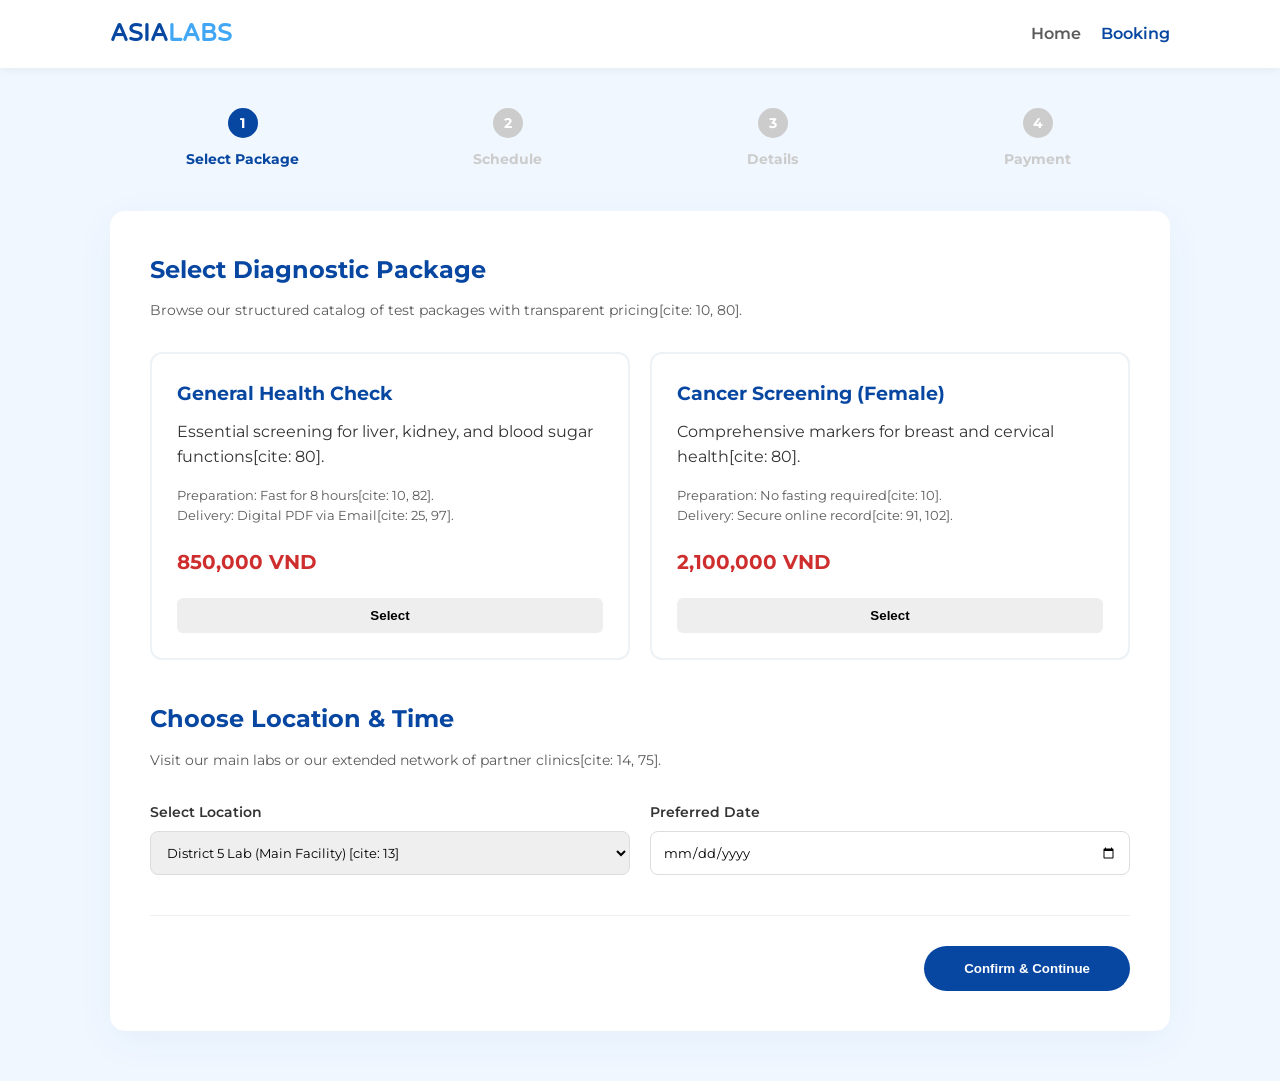
<file: booking.html>
<!DOCTYPE html>
<html lang="en">
<head>
    <meta charset="UTF-8">
    <meta name="viewport" content="width=device-width, initial-scale=1.0">
    <title>Service Booking - Asia Labs</title>
    <link href="https://fonts.googleapis.com/css2?family=Montserrat:wght@400;600;700&family=Varela+Round&display=swap" rel="stylesheet">
    <link rel="stylesheet" href="css/booking.css">
</head>
<body>

    <header class="booking-header">
        <div class="container header-flex">
            <div class="logo">
                <a href="index.html">ASIA<span>LABS</span></a>
            </div>
            <nav class="nav">
                <ul>
                    <li><a href="index.html">Home</a></li>
                    <li><a href="booking.html" class="active">Booking</a></li>
                </ul>
            </nav>
        </div>
    </header>

    <main class="booking-main">
        <div class="container">
            <div class="booking-steps">
                <div class="step active"><span>1</span> Select Package</div>
                <div class="step"><span>2</span> Schedule</div>
                <div class="step"><span>3</span> Details</div>
                <div class="step"><span>4</span> Payment</div>
            </div>

            <section class="booking-card">
                <div class="booking-section">
                    <h2>Select Diagnostic Package</h2>
                    <p class="section-desc">Browse our structured catalog of test packages with transparent pricing[cite: 10, 80].</p>
                    
                    <div class="package-grid">
                        <div class="package-item">
                            <div class="pkg-info">
                                <h3>General Health Check</h3>
                                <p>Essential screening for liver, kidney, and blood sugar functions[cite: 80].</p>
                                <ul class="pkg-meta">
                                    <li>Preparation: Fast for 8 hours[cite: 10, 82].</li>
                                    <li>Delivery: Digital PDF via Email[cite: 25, 97].</li>
                                </ul>
                            </div>
                            <div class="pkg-price">850,000 VND</div>
                            <button class="btn-select">Select</button>
                        </div>

                        <div class="package-item">
                            <div class="pkg-info">
                                <h3>Cancer Screening (Female)</h3>
                                <p>Comprehensive markers for breast and cervical health[cite: 80].</p>
                                <ul class="pkg-meta">
                                    <li>Preparation: No fasting required[cite: 10].</li>
                                    <li>Delivery: Secure online record[cite: 91, 102].</li>
                                </ul>
                            </div>
                            <div class="pkg-price">2,100,000 VND</div>
                            <button class="btn-select">Select</button>
                        </div>
                    </div>
                </div>

                <div class="booking-section mt-40">
                    <h2>Choose Location & Time</h2>
                    <p class="section-desc">Visit our main labs or our extended network of partner clinics[cite: 14, 75].</p>
                    
                    <div class="form-grid">
                        <div class="form-group">
                            <label>Select Location</label>
                            <select>
                                <option value="d5">District 5 Lab (Main Facility) [cite: 13]</option>
                                <option value="d11">District 11 Lab [cite: 13]</option>
                                <option value="ct">Can Tho Branch [cite: 13]</option>
                                <option value="partner">Affiliated Partner Clinic (Nearby) [cite: 15]</option>
                            </select>
                        </div>
                        <div class="form-group">
                            <label>Preferred Date</label>
                            <input type="date">
                        </div>
                    </div>
                </div>

                <div class="booking-footer">
                    <button class="btn-primary">Confirm & Continue</button>
                </div>
            </section>
        </div>
    </main>

</body>
</html>
</file>
<file: css/booking.css>
/* Biến màu sắc Asia Labs */
:root {
    --primary: #0747A1;
    --secondary: #41A7F5;
    --text-dark: #333333;
    --text-gray: #5B5B5B;
    --bg-light: #F0F7FF; /* Nền xanh lợt cho trang booking */
    --white: #ffffff;
}

* {
    box-sizing: border-box;
    margin: 0;
    padding: 0;
}

body {
    font-family: 'Montserrat', sans-serif;
    background-color: var(--bg-light);
    color: var(--text-dark);
    line-height: 1.6;
}

.container {
    max-width: 1100px;
    margin: 0 auto;
    padding: 0 20px;
}

/* Header */
.booking-header {
    background: var(--white);
    padding: 15px 0;
    box-shadow: 0 2px 10px rgba(0,0,0,0.05);
}

.header-flex {
    display: flex;
    justify-content: space-between;
    align-items: center;
}

.logo a {
    font-family: 'Varela Round', sans-serif;
    font-size: 24px;
    font-weight: bold;
    text-decoration: none;
    color: var(--primary);
}

.logo a span { color: var(--secondary); }

.nav ul { list-style: none; display: flex; }
.nav ul li { margin-left: 20px; }
.nav ul li a { text-decoration: none; color: var(--text-gray); font-weight: 600; }
.nav ul li a.active { color: var(--primary); }

/* Progress Steps */
.booking-steps {
    display: flex;
    justify-content: space-between;
    margin: 40px 0;
}

.step {
    flex: 1;
    text-align: center;
    font-size: 14px;
    font-weight: 700;
    color: #ccc;
    position: relative;
}

.step span {
    display: block;
    width: 30px;
    height: 30px;
    line-height: 30px;
    background: #ccc;
    color: white;
    border-radius: 50%;
    margin: 0 auto 10px;
}

.step.active { color: var(--primary); }
.step.active span { background: var(--primary); }

/* Booking Card */
.booking-card {
    background: var(--white);
    padding: 40px;
    border-radius: 15px;
    box-shadow: 0 10px 40px rgba(7, 71, 161, 0.05);
    margin-bottom: 50px;
}

h2 { color: var(--primary); margin-bottom: 10px; font-size: 24px; }
.section-desc { color: var(--text-gray); font-size: 14px; margin-bottom: 30px; }

/* Package Grid */
.package-grid {
    display: grid;
    grid-template-columns: repeat(auto-fit, minmax(300px, 1fr));
    gap: 20px;
}

.package-item {
    border: 2px solid #edf2f7;
    padding: 25px;
    border-radius: 12px;
    display: flex;
    flex-direction: column;
    justify-content: space-between;
    transition: 0.3s;
}

.package-item:hover {
    border-color: var(--secondary);
    background: #fcfdfe;
}

.package-item h3 { color: var(--primary); margin-bottom: 10px; }
.pkg-meta { list-style: none; margin-top: 15px; font-size: 13px; color: var(--text-gray); }

.pkg-price {
    font-size: 20px;
    font-weight: 700;
    color: #cf2e2e;
    margin: 20px 0;
}

/* Forms */
.form-grid {
    display: grid;
    grid-template-columns: 1fr 1fr;
    gap: 20px;
}

.form-group { display: flex; flex-direction: column; }
.form-group label { font-weight: 600; margin-bottom: 8px; font-size: 14px; }
.form-group select, .form-group input {
    padding: 12px;
    border: 1px solid #ddd;
    border-radius: 8px;
    font-family: inherit;
}

/* Footer & Buttons */
.booking-footer {
    margin-top: 40px;
    border-top: 1px solid #eee;
    padding-top: 30px;
    text-align: right;
}

.btn-select {
    padding: 10px;
    background: #eee;
    border: none;
    border-radius: 6px;
    font-weight: 600;
    cursor: pointer;
}

.btn-primary {
    background: var(--primary);
    color: white;
    border: none;
    padding: 15px 40px;
    border-radius: 30px;
    font-weight: 700;
    cursor: pointer;
    transition: 0.3s;
}

.btn-primary:hover { background: var(--secondary); }
.mt-40 { margin-top: 40px; }
</file>
